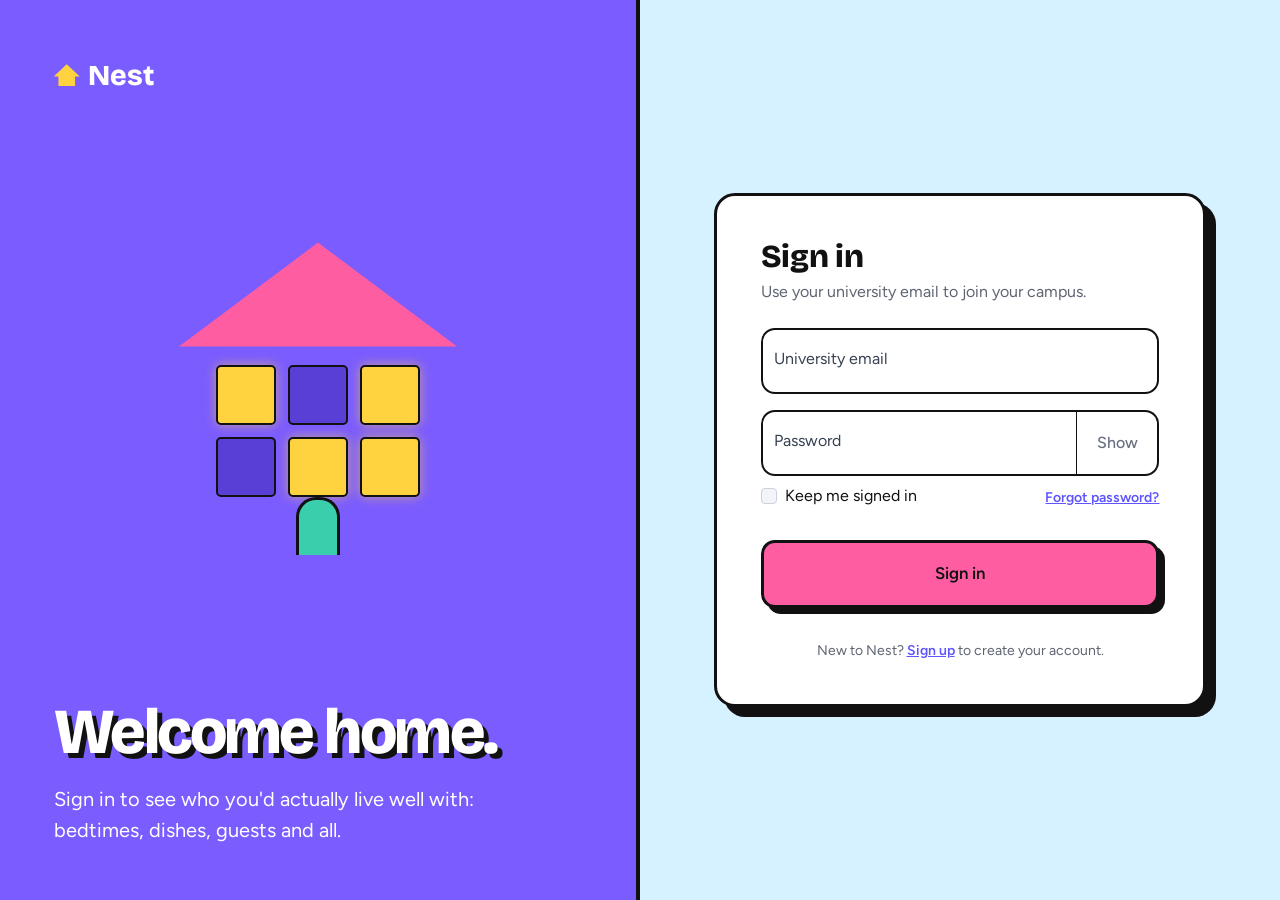
<file: index.html>
<!DOCTYPE html>
<html lang="en">
<head>
  <meta charset="UTF-8">
  <meta name="viewport" content="width=device-width, initial-scale=1">
  <title>Sign in | Nest Roommate Matchmaker</title>

  <!-- Bootstrap 5 -->
  <link href="https://cdn.jsdelivr.net/npm/bootstrap@5.3.2/dist/css/bootstrap.min.css" rel="stylesheet">
  <!-- Fonts -->
  <link rel="preconnect" href="https://fonts.googleapis.com">
  <link rel="preconnect" href="https://fonts.gstatic.com" crossorigin>
  <link href="https://fonts.googleapis.com/css2?family=Bricolage+Grotesque:opsz,wght@12..96,500;12..96,700;12..96,800&family=Figtree:wght@400;500;600;700&display=swap" rel="stylesheet">
  <!-- Custom styles -->
  <link href="css/style.css" rel="stylesheet">
</head>
<body class="login-page">

  <div class="container-fluid">
    <div class="row min-vh-100">

      <!-- Left: brand panel with the night-time house (hidden detail on small screens) -->
      <aside class="col-lg-6 login-brand d-flex flex-column justify-content-between p-4 p-md-5">
        <a href="index.html" class="brand-mark text-decoration-none">
          <span class="brand-roof" aria-hidden="true"></span> Nest
        </a>

        <div class="text-center my-4 d-none d-md-block">
          <div class="house house-static mx-auto" aria-hidden="true">
            <div class="house-roof"></div>
            <div class="house-body">
              <span class="window lit"></span>
              <span class="window"></span>
              <span class="window lit"></span>
              <span class="window"></span>
              <span class="window lit"></span>
              <span class="window lit"></span>
            </div>
            <div class="house-door"></div>
          </div>
        </div>

        <div>
          <h1 class="login-headline">Welcome home.</h1>
          <p class="login-sub mb-0">Sign in to see who you'd actually live well with: bedtimes, dishes, guests and all.</p>
        </div>
      </aside>

      <!-- Right: login form -->
      <main class="col-lg-6 d-flex align-items-center justify-content-center p-4 p-md-5">
        <div class="login-card w-100">
          <h2 class="h3 mb-1">Sign in</h2>
          <p class="text-body-secondary mb-4">Use your university email to join your campus.</p>

          <!-- Error summary (Bootstrap alert) -->
          <!-- Shows validation, sign-in errors, or the registration success notice. -->
          <div id="loginAlert" class="alert alert-danger d-none" role="alert" aria-live="assertive"></div>

          <form id="loginForm" novalidate>
            <!-- Email (floating label) -->
            <div class="form-floating mb-3">
              <input type="email" class="form-control" id="email" placeholder="name@university.edu" autocomplete="email" aria-describedby="emailFeedback">
              <label for="email">University email</label>
              <div id="emailFeedback" class="invalid-feedback"></div>
            </div>

            <!-- Password with show/hide (input group) -->
            <div class="input-group has-validation mb-2">
              <div class="form-floating">
                <input type="password" class="form-control" id="password" placeholder="Password" autocomplete="current-password" aria-describedby="passwordFeedback">
                <label for="password">Password</label>
              </div>
              <button class="btn btn-outline-secondary toggle-pass" type="button" id="togglePassword" aria-label="Show password" aria-pressed="false">Show</button>
              <div id="passwordFeedback" class="invalid-feedback"></div>
            </div>

            <div class="d-flex justify-content-between align-items-center mb-4">
              <div class="form-check">
                <input class="form-check-input" type="checkbox" id="rememberMe">
                <label class="form-check-label" for="rememberMe">Keep me signed in</label>
              </div>
              <a href="#" class="small link-nest" data-bs-toggle="modal" data-bs-target="#forgotModal">Forgot password?</a>
            </div>

            <button type="submit" id="loginBtn" class="btn btn-nest w-100 py-3">
              <span class="spinner-border spinner-border-sm me-2 d-none" role="status" aria-hidden="true"></span>
              <span class="btn-label">Sign in</span>
            </button>
          </form>

          <!-- New users create an account on the separate registration page. -->
          <p class="text-center small text-body-secondary mt-4 mb-0">
            New to Nest? <a class="link-nest" href="register.html">Sign up</a> to create your account.
          </p>
        </div>
      </main>
    </div>
  </div>

  <!-- Forgot password (Bootstrap modal) -->
  <div class="modal fade" id="forgotModal" tabindex="-1" aria-labelledby="forgotTitle" aria-hidden="true">
    <div class="modal-dialog modal-dialog-centered">
      <div class="modal-content">
        <div class="modal-header">
          <h2 class="modal-title h5" id="forgotTitle">Reset your password</h2>
          <button type="button" class="btn-close" data-bs-dismiss="modal" aria-label="Close"></button>
        </div>
        <form id="forgotForm" novalidate>
          <div class="modal-body">
            <div id="forgotSuccess" class="alert alert-success d-none" role="status"></div>
            <label for="forgotEmail" class="form-label">University email</label>
            <input type="email" class="form-control" id="forgotEmail" placeholder="name@university.edu" aria-describedby="forgotFeedback">
            <div id="forgotFeedback" class="invalid-feedback"></div>
          </div>
          <div class="modal-footer">
            <button type="button" class="btn btn-outline-secondary" data-bs-dismiss="modal">Cancel</button>
            <button type="submit" class="btn btn-nest">Send reset link</button>
          </div>
        </form>
      </div>
    </div>
  </div>

  <script src="https://cdn.jsdelivr.net/npm/bootstrap@5.3.2/dist/js/bootstrap.bundle.min.js"></script>
  <script src="js/login.js"></script>
</body>
</html>
</file>
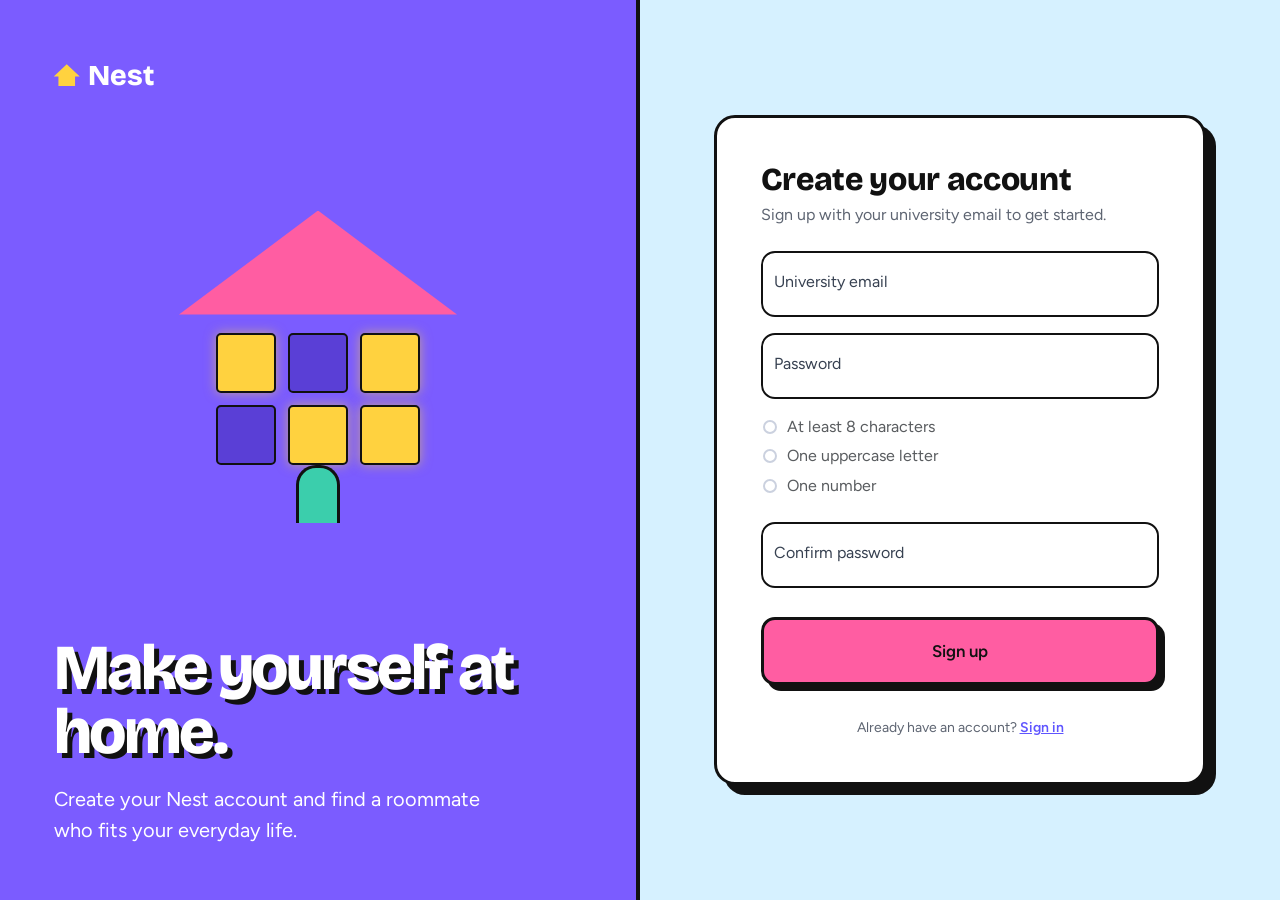
<file: register.html>
<!DOCTYPE html>
<html lang="en">
<head>
  <meta charset="UTF-8">
  <meta name="viewport" content="width=device-width, initial-scale=1">
  <title>Sign up | Nest Roommate Matchmaker</title>

  <link href="https://cdn.jsdelivr.net/npm/bootstrap@5.3.2/dist/css/bootstrap.min.css" rel="stylesheet">
  <link rel="preconnect" href="https://fonts.googleapis.com">
  <link rel="preconnect" href="https://fonts.gstatic.com" crossorigin>
  <link href="https://fonts.googleapis.com/css2?family=Bricolage+Grotesque:opsz,wght@12..96,500;12..96,700;12..96,800&family=Figtree:wght@400;500;600;700&display=swap" rel="stylesheet">
  <link href="css/style.css" rel="stylesheet">
</head>
<body class="login-page">

  <div class="container-fluid">
    <div class="row min-vh-100">
      <aside class="col-lg-6 login-brand d-flex flex-column justify-content-between p-4 p-md-5">
        <a href="index.html" class="brand-mark text-decoration-none">
          <span class="brand-roof" aria-hidden="true"></span> Nest
        </a>

        <div class="text-center my-4 d-none d-md-block">
          <div class="house house-static mx-auto" aria-hidden="true">
            <div class="house-roof"></div>
            <div class="house-body">
              <span class="window lit"></span>
              <span class="window"></span>
              <span class="window lit"></span>
              <span class="window"></span>
              <span class="window lit"></span>
              <span class="window lit"></span>
            </div>
            <div class="house-door"></div>
          </div>
        </div>

        <div>
          <h1 class="login-headline">Make yourself at home.</h1>
          <p class="login-sub mb-0">Create your Nest account and find a roommate who fits your everyday life.</p>
        </div>
      </aside>

      <main class="col-lg-6 d-flex align-items-center justify-content-center p-4 p-md-5">
        <div class="login-card w-100">
          <h2 class="h3 mb-1">Create your account</h2>
          <p class="text-body-secondary mb-4">Sign up with your university email to get started.</p>

          <!-- Shows invalid input, duplicate accounts, and storage errors. -->
          <div id="registerAlert" class="alert alert-danger d-none" role="alert" aria-live="assertive"></div>

          <!-- New account details are validated and saved by js/register.js. -->
          <form id="registerForm" novalidate>
            <div class="form-floating mb-3">
              <input type="email" class="form-control" id="registerEmail" placeholder="name@university.edu" autocomplete="email" aria-describedby="registerEmailFeedback">
              <label for="registerEmail">University email</label>
              <div id="registerEmailFeedback" class="invalid-feedback"></div>
            </div>

            <div class="form-floating mb-3">
              <input type="password" class="form-control" id="registerPassword" placeholder="Password" autocomplete="new-password" aria-describedby="registerPasswordFeedback registerPasswordRules">
              <label for="registerPassword">Password</label>
              <div id="registerPasswordFeedback" class="invalid-feedback"></div>
            </div>

            <!-- Live checklist uses the same requirements as login. -->
            <ul id="registerPasswordRules" class="list-group list-group-flush rule-list mb-3" aria-label="Password requirements">
              <li class="list-group-item" data-rule="length">At least 8 characters</li>
              <li class="list-group-item" data-rule="upper">One uppercase letter</li>
              <li class="list-group-item" data-rule="number">One number</li>
            </ul>

            <div class="form-floating mb-4">
              <input type="password" class="form-control" id="confirmPassword" placeholder="Confirm password" autocomplete="new-password" aria-describedby="confirmPasswordFeedback">
              <label for="confirmPassword">Confirm password</label>
              <div id="confirmPasswordFeedback" class="invalid-feedback"></div>
            </div>

            <button type="submit" id="registerBtn" class="btn btn-nest w-100 py-3">
              <span class="spinner-border spinner-border-sm me-2 d-none" role="status" aria-hidden="true"></span>
              <span class="btn-label">Sign up</span>
            </button>
          </form>

          <p class="text-center small text-body-secondary mt-4 mb-0">
            Already have an account? <a class="link-nest" href="index.html">Sign in</a>
          </p>
        </div>
      </main>
    </div>
  </div>

  <script src="js/register.js"></script>
</body>
</html>
</file>
<file: css/style.css>
:root {
  --nest-ink: #1E2A44;       
  --nest-wall: #F2F4FA;      
  --nest-lamp: #FFC94A;     
  --nest-violet: #5B6CFF;    
  --nest-rose: #F36F8F;      
  --nest-muted: #5D6880;

  --font-display: "Bricolage Grotesque", "Trebuchet MS", sans-serif;
  --font-body: "Figtree", "Segoe UI", system-ui, -apple-system, sans-serif;

  --bs-body-font-family: var(--font-body);
  --bs-body-color: var(--nest-ink);
  --bs-body-bg: var(--nest-wall);
  --bs-link-color-rgb: 91, 108, 255;
  --bs-border-radius: 0.75rem;
}

body {
  font-family: var(--font-body);
  color: var(--nest-ink);
  background-color: var(--nest-wall);
}

h1, h2, h3, h4, h5, .h1, .h2, .h3, .h4, .h5 {
  font-family: var(--font-display);
  color: var(--nest-ink);
  letter-spacing: -0.01em;
}

a:focus-visible,
button:focus-visible,
.btn:focus-visible,
.badge:focus-visible {
  outline: 3px solid var(--nest-violet);
  outline-offset: 2px;
}

.stories {
  background: #fff;
  border: 1px solid #DFE3F0;
  border-radius: 1.5rem;
  padding: 3rem 4.5rem 3.5rem;
}

.story p {
  font-family: var(--font-display);
  font-weight: 500;
  font-size: clamp(1.2rem, 2.4vw, 1.65rem);
  line-height: 1.35;
  max-width: 40ch;
}

.story footer {
  color: var(--nest-muted);
  font-weight: 600;
  margin-top: 1rem;
}

.stories .carousel-indicators { margin-bottom: 1rem; }

.stories .carousel-indicators [data-bs-target] {
  background-color: var(--nest-ink);
  width: 10px;
  height: 10px;
  border-radius: 50%;
}

.stories .carousel-control-prev,
.stories .carousel-control-next { width: 3.5rem; }

.stories .carousel-control-prev-icon,
.stories .carousel-control-next-icon {
  filter: invert(1) grayscale(1) brightness(0.3);
}

.faq-section .accordion-item { border-color: #DFE3F0; }

.faq-section .accordion-button { font-weight: 600; }

.faq-section .accordion-button:not(.collapsed) {
  background: #E6E9FF;
  color: var(--nest-ink);
}
.nest-footer {
  border-top: 1px solid #DFE3F0;
  color: var(--nest-muted);
}

.nest-toast {
  background: var(--nest-ink);
  color: #fff;
  border: 0;
}

.nest-toast .btn-close { filter: invert(1); }

.brand-mark {
  font-family: var(--font-display);
  font-weight: 800;
  font-size: 1.6rem;
  color: var(--nest-ink);
  display: inline-flex;
  align-items: center;
  gap: 0.5rem;
}

.brand-roof {
  width: 26px;
  height: 22px;
  background: var(--nest-violet);
  clip-path: polygon(50% 0, 100% 55%, 82% 55%, 82% 100%, 18% 100%, 18% 55%, 0 55%);
  display: inline-block;
}

.small-mark { font-size: 1.1rem; }

/* ===== Navbar ===== */
.nest-nav {
  background: rgba(242, 244, 250, 0.94);
  backdrop-filter: blur(6px);
  border-bottom: 1px solid #DFE3F0;
}

.nest-nav .nav-link {
  color: var(--nest-ink);
  font-weight: 500;
}

.nest-nav .nav-link:hover { color: var(--nest-violet); }

.btn { background-image: none; font-weight: 600; }

.btn-nest {
  --bs-btn-bg: var(--nest-violet);
  --bs-btn-border-color: var(--nest-violet);
  --bs-btn-color: #fff;
  --bs-btn-hover-bg: #4655e6;
  --bs-btn-hover-border-color: #4655e6;
  --bs-btn-hover-color: #fff;
  --bs-btn-active-bg: #3a48c9;
  --bs-btn-active-border-color: #3a48c9;
  --bs-btn-active-color: #fff;
  --bs-btn-disabled-bg: var(--nest-violet);
  --bs-btn-disabled-border-color: var(--nest-violet);
  --bs-btn-disabled-color: #fff;
}

.btn-outline-nest {
  --bs-btn-color: var(--nest-ink);
  --bs-btn-border-color: #C9CFE3;
  --bs-btn-bg: #fff;
  --bs-btn-hover-bg: #E6E9FF;
  --bs-btn-hover-color: var(--nest-ink);
  --bs-btn-hover-border-color: var(--nest-violet);
  --bs-btn-active-bg: var(--nest-ink);
  --bs-btn-active-color: #fff;
  --bs-btn-active-border-color: var(--nest-ink);
}

.btn-check:checked + .btn-outline-nest {
  background-color: var(--nest-ink);
  border-color: var(--nest-ink);
  color: #fff;
}

.link-nest { color: var(--nest-violet); font-weight: 600; }

/* ===== Filter pills ===== */
.nest-pills {
  gap: 0.35rem;
  flex-wrap: wrap;
}

.nest-pills .nav-link {
  color: var(--nest-ink);
  background: #fff;
  border: 1px solid #DFE3F0;
  border-radius: 999px;
  font-weight: 500;
}

.nest-pills .nav-link.active {
  background: var(--nest-ink);
  border-color: var(--nest-ink);
  color: #fff;
}

/* ===== Profile cards ===== */
.profile-card {
  border: 1px solid #DFE3F0;
  border-radius: 1.25rem;
}

.avatar {
  width: 52px;
  height: 52px;
  border-radius: 50%;
  display: inline-flex;
  align-items: center;
  justify-content: center;
  color: #fff;
  font-family: var(--font-display);
  font-weight: 700;
  flex-shrink: 0;
}

.avatar-sm { width: 38px; height: 38px; font-size: 0.85rem; }

.habit-badge {
  background: #EEF0FA;
  color: var(--nest-ink);
  font-weight: 500;
  font-size: 0.8rem;
  padding: 0.45em 0.7em;
  border-radius: 999px;
  cursor: help;
}

.match-progress {
  height: 10px;
  background: #E6E9F4;
  border-radius: 999px;
}

.match-progress .progress-bar {
  background: var(--nest-lamp);
  color: var(--nest-ink);
  font-size: 0.7rem;
  font-weight: 700;
  border-radius: 999px;
}

#modalMatch { height: 18px; }

.room-photo {
  width: 100%;
  height: 220px;
  object-fit: cover;
}

/* ===== Pagination ===== */
.nest-pagination .page-link {
  color: var(--nest-ink);
  border-color: #DFE3F0;
}

.nest-pagination .page-item.active .page-link {
  background: var(--nest-ink);
  border-color: var(--nest-ink);
  color: #fff;
}

.profile-card {
  border: 3px solid var(--pop-ink, #111);
  box-shadow: 8px 8px 0 var(--pop-ink, #111);
  border-radius: 18px;
}
#profileGrid > div:nth-child(3n+1) .profile-card { background: #FFF1A8; }
#profileGrid > div:nth-child(3n+2) .profile-card { background: #FFD1E6; }
#profileGrid > div:nth-child(3n+3) .profile-card { background: #C9F5EA; }
.profile-card:hover { transform: translate(-3px, -3px); box-shadow: 11px 11px 0 var(--pop-ink, #111); transition: .15s; }
.avatar { border: 3px solid var(--pop-ink, #111); }
.habit-badge { background: #fff; border: 2px solid var(--pop-ink, #111); }
.match-progress { border: 2px solid var(--pop-ink, #111); height: 16px; background: #fff; }
.match-progress .progress-bar { background: var(--pop-mint, #3BCEAC); border-radius: 0; }
.nest-pills .nav-link { border: 2px solid var(--pop-ink, #111); }
.nest-pills .nav-link.active { background: var(--pop-purple, #7B5CFF); }

/* ===== Hero ===== */
.hero-title {
  font-weight: 800;
  font-size: clamp(2.4rem, 5.2vw, 4rem);
  line-height: 1.02;
  max-width: 14ch;
}

.hero-lede {
  font-size: 1.15rem;
  color: var(--nest-muted);
  max-width: 46ch;
  margin-top: 1.25rem;
}

.section-title {
  font-weight: 700;
  font-size: clamp(1.75rem, 3vw, 2.4rem);
}

.meter-card {
  background: #fff;
  border: 1px solid #DFE3F0;
  border-radius: 1.5rem;
  padding: 1.75rem;
}

.meter-q {
  font-size: 0.95rem;
  font-weight: 600;
  margin-bottom: 0.4rem;
}
/* ===== The house (signature element) ===== */
.house {
  width: 170px;
  margin: 0 auto;
  position: relative;
}

.house-roof {
  height: 70px;
  background: var(--nest-violet);
  clip-path: polygon(50% 0, 100% 100%, 0 100%);
  margin: 0 -14px;
}

.house-body {
  background: #2C3B5E;
  padding: 16px 16px 0;
  display: grid;
  grid-template-columns: repeat(3, 1fr);
  gap: 12px;
}

.window {
  aspect-ratio: 1;
  background: #3D4E75;
  border-radius: 4px;
  transition: background-color 0.45s ease, box-shadow 0.45s ease;
}

.window.lit {
  background: var(--nest-lamp);
  box-shadow: 0 0 16px rgba(255, 201, 74, 0.75);
}

.house-door {
  width: 40px;
  height: 52px;
  margin: 0 auto;
  background: var(--nest-rose);
  border-radius: 20px 20px 0 0;
  position: relative;
  top: 0;
}

/* Ground line under the house */
.house::after {
  content: "";
  display: block;
  height: 8px;
  background: #2C3B5E;
  border-radius: 0 0 6px 6px;
}

.match-score {
  font-family: var(--font-display);
  font-weight: 800;
  font-size: 2.5rem;
  line-height: 1;
}

.how-section {
  background: var(--nest-ink);
  color: #DCE2F3;
}

.how-section .section-title,
.how-section h3 { color: #fff; }

.step-num {
  display: inline-flex;
  width: 44px;
  height: 44px;
  align-items: center;
  justify-content: center;
  border-radius: 50%;
  background: var(--nest-lamp);
  color: var(--nest-ink);
  font-family: var(--font-display);
  font-weight: 800;
  font-size: 1.25rem;
  margin-bottom: 1rem;
}

/* ===== Landing page: mobile layout and accessibility (Neelaveni) ===== */

html { scroll-padding-top: 5rem; }

@media (max-width: 991.98px) {
  .hero-title { max-width: none; }
  .hero-lede { max-width: none; }
}

@media (max-width: 575.98px) {
  .meter-card { padding: 1.25rem; }
  .hero .btn-lg { width: 100%; }
  .house { width: 140px; }
}

@media (prefers-reduced-motion: reduce) {
  .window { transition: none; }
}

:root {
  --pop-ink: #111;
  --pop-sky: #D6F1FF;
  --pop-yellow: #FFD23F;
  --pop-pink: #FF5DA2;
  --pop-mint: #3BCEAC;
  --pop-purple: #7B5CFF;
}
body, .home-page { background: var(--pop-sky); }
h1, h2, h3, .h3, .h5 { color: var(--pop-ink); font-weight: 800; }

.btn {
  border: 3px solid var(--pop-ink) !important;
  box-shadow: 4px 4px 0 var(--pop-ink);
  border-radius: 12px;
  transition: transform .12s, box-shadow .12s;
}
.btn:hover { transform: translate(-2px, -2px); box-shadow: 6px 6px 0 var(--pop-ink); }
.btn:active { transform: translate(2px, 2px); box-shadow: 1px 1px 0 var(--pop-ink); }
.btn-nest { --bs-btn-bg: var(--pop-pink); --bs-btn-hover-bg: var(--pop-pink); --bs-btn-active-bg: var(--pop-pink); --bs-btn-color: var(--pop-ink); --bs-btn-hover-color: var(--pop-ink); --bs-btn-active-color: var(--pop-ink); --bs-btn-disabled-bg: var(--pop-pink); --bs-btn-disabled-color: var(--pop-ink); }
.btn-outline-nest { --bs-btn-bg: #fff; }
.btn-check:checked + .btn-outline-nest { background: var(--pop-yellow); color: var(--pop-ink); }
.btn-group > .btn { box-shadow: none; }
.btn-group { box-shadow: 4px 4px 0 var(--pop-ink); border-radius: 12px; }

/* ===== POP STYLE: navbar, hero, match meter, house (Neelaveni) ===== */
.nest-nav { background: var(--pop-yellow); border-bottom: 3px solid var(--pop-ink); }
.brand-roof { background: var(--pop-pink); }

.hero-title { font-size: clamp(2.6rem, 5.6vw, 4.4rem); }

.meter-card {
  background: #fff;
  border: 3px solid var(--pop-ink);
  box-shadow: 8px 8px 0 var(--pop-ink);
  border-radius: 18px;
  transform: rotate(1.5deg);
}

.house-roof { background: var(--pop-pink); }
.house-body, .house::after { background: var(--pop-purple); }
.window { background: #5a3fd6; border: 2px solid var(--pop-ink); }
.window.lit { background: var(--pop-yellow); }
.house-door { background: var(--pop-mint); border: 3px solid var(--pop-ink); border-bottom: 0; }

/* ===== POP STYLE: sign-in page ===== */
.login-page {
  min-height: 100vh;
  background: var(--pop-sky);
  color: var(--pop-ink);
}

.login-page .container-fluid,
.login-page .row {
  padding: 0;
  margin: 0;
}

.login-page .login-brand {
  min-height: 100vh;
  background: var(--pop-purple);
  border-right: 4px solid var(--pop-ink);
  padding: clamp(2rem, 4.2vw, 4rem) !important;
}

.login-page .brand-mark {
  color: #fff;
  font-size: 1.8rem;
}

.login-page .brand-roof {
  background: var(--pop-yellow);
}

.login-page .login-brand > .text-center {
  margin-top: 1rem !important;
  margin-bottom: 1rem !important;
}

.login-page .house-static {
  width: 220px;
}

.login-page .house-static .house-roof {
  height: 104px;
  margin: 0 -29px;
  background: var(--pop-pink);
}

.login-page .house-static .house-body,
.login-page .house-static.house::after {
  background: var(--pop-purple);
}

.login-page .house-static .house-body {
  padding: 18px 8px 0;
  gap: 12px;
}

.login-page .house-static .window {
  background: #5a3fd6;
  border: 2px solid var(--pop-ink);
  border-radius: 5px;
}

.login-page .house-static .window.lit {
  background: var(--pop-yellow);
  box-shadow: 0 0 12px rgba(255, 210, 63, 0.55);
}

.login-page .house-static .house-door {
  width: 44px;
  height: 58px;
  background: var(--pop-mint);
  border: 3px solid var(--pop-ink);
  border-bottom: 0;
}

.login-page .house-static.house::after {
  display: none;
}

.login-page .login-headline {
  color: #fff;
  font-size: clamp(3rem, 5vw, 4.5rem);
  line-height: 1;
  letter-spacing: -0.04em;
  text-shadow: 5px 5px 0 var(--pop-ink);
}

.login-page .login-sub {
  max-width: 34ch;
  margin-top: 1.25rem;
  color: #fff;
  font-size: 1.25rem;
  line-height: 1.55;
}

.login-page main {
  min-height: 100vh;
  padding: clamp(2rem, 5vw, 4.5rem) !important;
  background: var(--pop-sky);
}

.login-page .login-card {
  width: min(100%, 492px) !important;
  padding: clamp(2rem, 3.4vw, 2.8rem);
  background: #fff;
  border: 3px solid var(--pop-ink);
  border-radius: 21px;
  box-shadow: 10px 10px 0 var(--pop-ink);
}

.login-page .login-card h2 {
  font-size: 2rem;
  line-height: 1.15;
}

.login-page .login-card > p {
  color: #5e6572 !important;
}

.login-page .login-card .form-floating > .form-control {
  height: 66px;
  min-height: 66px;
  padding: 1rem 0.8rem;
  border: 2px solid var(--pop-ink);
  border-radius: 14px;
  background: #fff;
  box-shadow: none;
  font-size: 1rem;
}

.login-page .login-card .form-floating > label {
  padding: 1.15rem 0.8rem;
  color: #374151;
}

.login-page .login-card .form-floating > .form-control:focus,
.login-page .login-card .form-floating > .form-control:not(:placeholder-shown) {
  border-color: var(--pop-ink);
  box-shadow: none;
}

.login-page .login-card .input-group {
  flex-wrap: nowrap;
}

.login-page .login-card .input-group .form-floating {
  flex: 1 1 auto;
}

.login-page .login-card .input-group .form-floating > .form-control {
  border-radius: 14px 0 0 14px;
}

.login-page .login-card .toggle-pass {
  min-width: 82px;
  border: 2px solid var(--pop-ink) !important;
  border-left-width: 0 !important;
  border-radius: 0 14px 14px 0;
  background: #fff;
  box-shadow: none;
  color: #687080;
  font-weight: 500;
}

.login-page .login-card .toggle-pass:hover,
.login-page .login-card .toggle-pass:active {
  transform: none;
  box-shadow: none;
}

.login-page .rule-list {
  gap: 0.35rem;
  margin-bottom: 1.5rem !important;
}

.login-page .rule-list .list-group-item {
  padding: 0 0.15rem;
  border: 0;
  background: transparent;
  color: #5e6572;
}

.login-page .rule-list .list-group-item::before {
  content: "";
  display: inline-block;
  width: 14px;
  height: 14px;
  margin-right: 0.65rem;
  border: 2px solid #cbd1df;
  border-radius: 50%;
  vertical-align: -2px;
}

.login-page .rule-list .list-group-item.text-success::before {
  border-color: var(--pop-mint);
  background: var(--pop-mint);
  box-shadow: inset 0 0 0 3px #fff;
}

.login-page .rule-list .list-group-item.met { color: #1E7B4F; }

.login-page .rule-list .list-group-item.met::before {
  border-color: var(--pop-mint);
  background: var(--pop-mint);
  box-shadow: inset 0 0 0 3px #fff;
}

.login-page .login-card .form-check-input {
  border-color: #cbd1df;
  box-shadow: none;
}

.login-page .login-card .form-check-input:checked {
  border-color: var(--pop-purple);
  background-color: var(--pop-purple);
}

.login-page .login-card .link-nest {
  color: #5f55ff;
  font-weight: 600;
}

.login-page .login-card #loginBtn,
.login-page .login-card #registerBtn {
  min-height: 68px;
  margin-top: 0.35rem;
  border-radius: 14px;
  margin-bottom: 0.5rem;
  box-shadow: 6px 6px 0 var(--pop-ink);
  font-size: 1.05rem;
}

.login-page .login-card #loginBtn:hover,
.login-page .login-card #registerBtn:hover {
  box-shadow: 8px 8px 0 var(--pop-ink);
}

.login-page .login-card #loginBtn:active,
.login-page .login-card #registerBtn:active {
  box-shadow: 2px 2px 0 var(--pop-ink);
}

@media (max-width: 991.98px) {
  .login-page .login-brand {
    min-height: 620px;
    border-right: 0;
    border-bottom: 4px solid var(--pop-ink);
  }

  .login-page .login-brand > .text-center {
    margin-top: 2rem !important;
    margin-bottom: 2rem !important;
  }

  .login-page main {
    min-height: auto;
    padding: 3.5rem 1.5rem !important;
  }
}

@media (max-width: 575.98px) {
  .login-page .login-brand {
    min-height: 0;
    padding: 1.5rem !important;
  }

  .login-page .login-headline {
    font-size: 3rem;
  }

  .login-page .login-sub {
    font-size: 1.05rem;
  }

  .login-page .login-card {
    padding: 1.5rem;
  }

  .login-page .login-card .d-flex.justify-content-between {
    gap: 0.75rem;
    align-items: flex-start !important;
    flex-direction: column;
  }
}

.stories,
.faq-section .accordion {
  border: 3px solid var(--pop-ink);
  box-shadow: 8px 8px 0 var(--pop-ink);
  border-radius: 18px;
}

.faq-section .accordion-button:not(.collapsed) { background: var(--pop-yellow); }

.how-section { background: var(--pop-pink); border-block: 4px solid var(--pop-ink); color: var(--pop-ink); }
.how-section .section-title, .how-section h3 { color: var(--pop-ink); }
.step-num { border: 3px solid var(--pop-ink); background: var(--pop-yellow); box-shadow: 3px 3px 0 var(--pop-ink); }

.nest-toast { background: var(--pop-yellow); color: var(--pop-ink); border: 3px solid var(--pop-ink); box-shadow: 5px 5px 0 var(--pop-ink); }
.nest-toast .btn-close { filter: none; }

.form-control { border: 2px solid var(--pop-ink); background: #fff; }

/* Stories on small phones */
@media (max-width: 575.98px) {
  .stories { padding: 2rem 1.25rem 3rem; }
  .stories .carousel-control-prev,
  .stories .carousel-control-next { display: none; }
}

@media (prefers-reduced-motion: reduce) {
  * { scroll-behavior: auto !important; }
}
</file>
